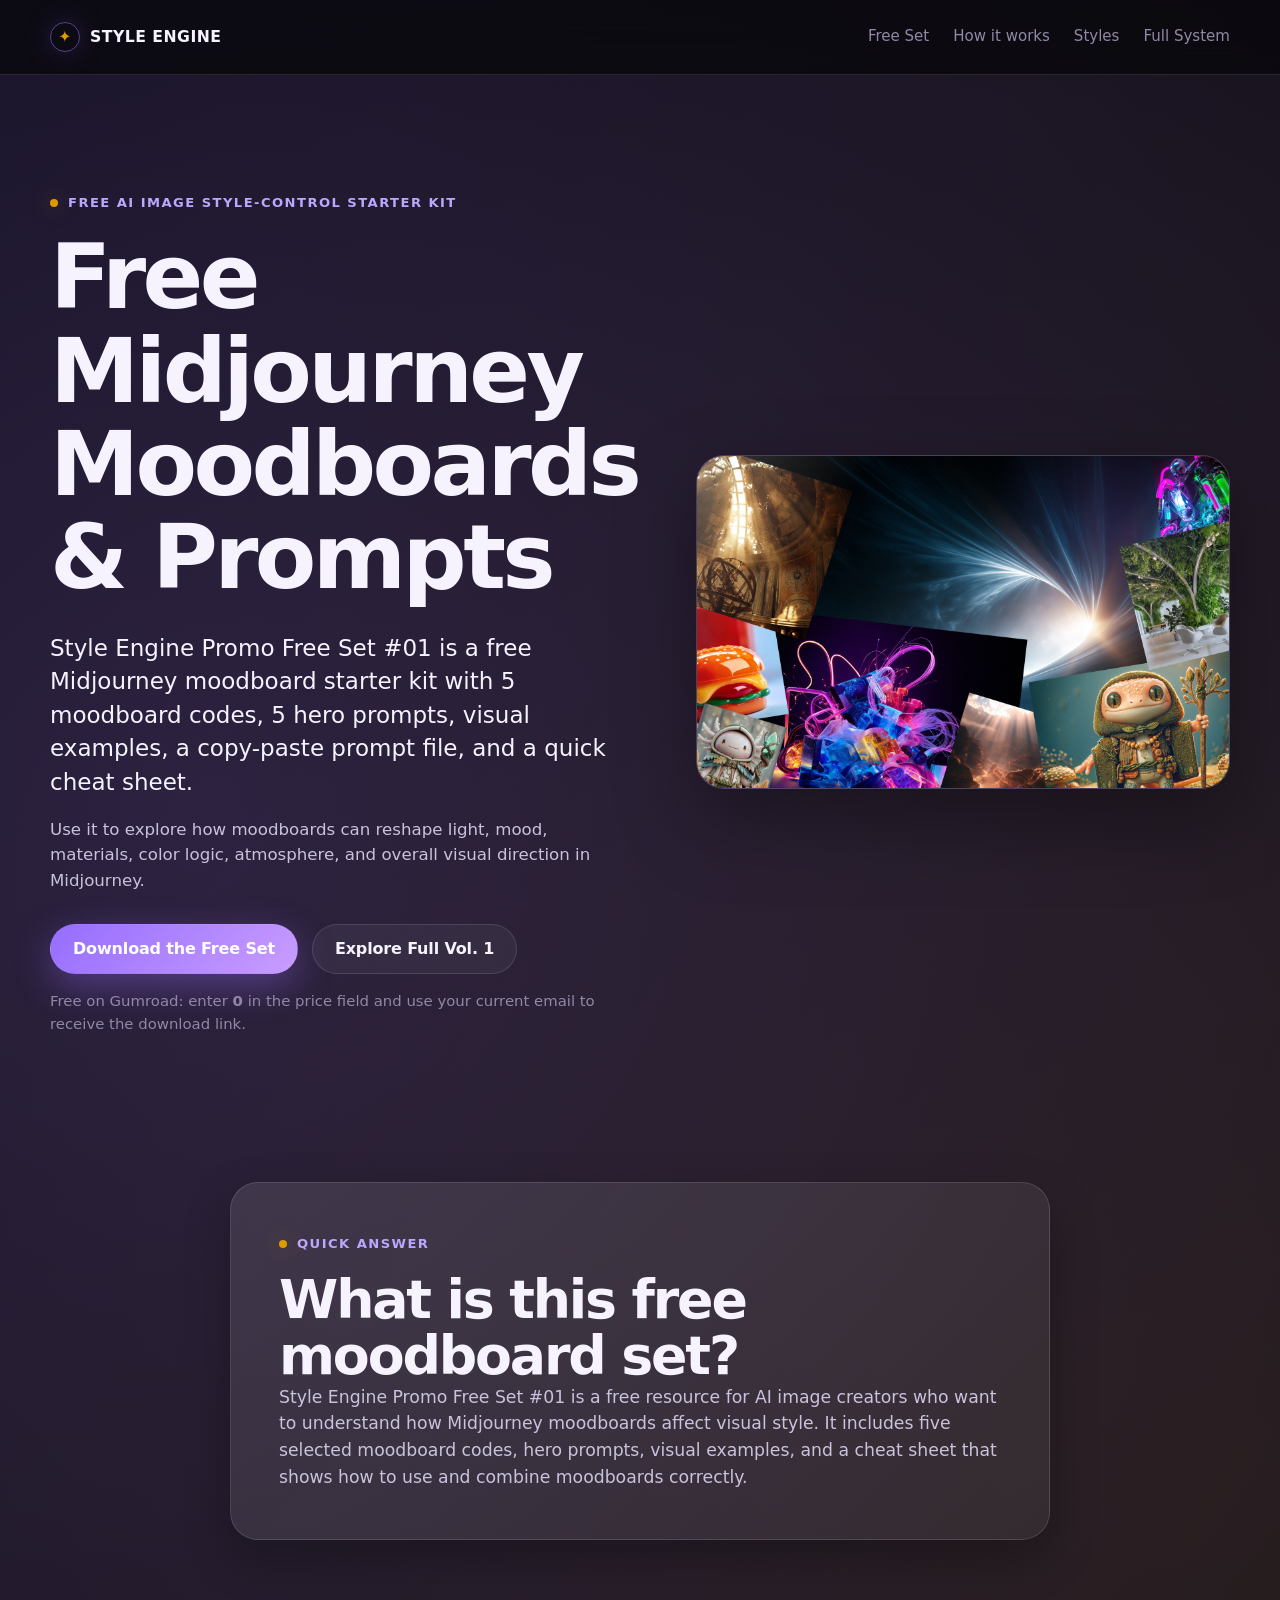
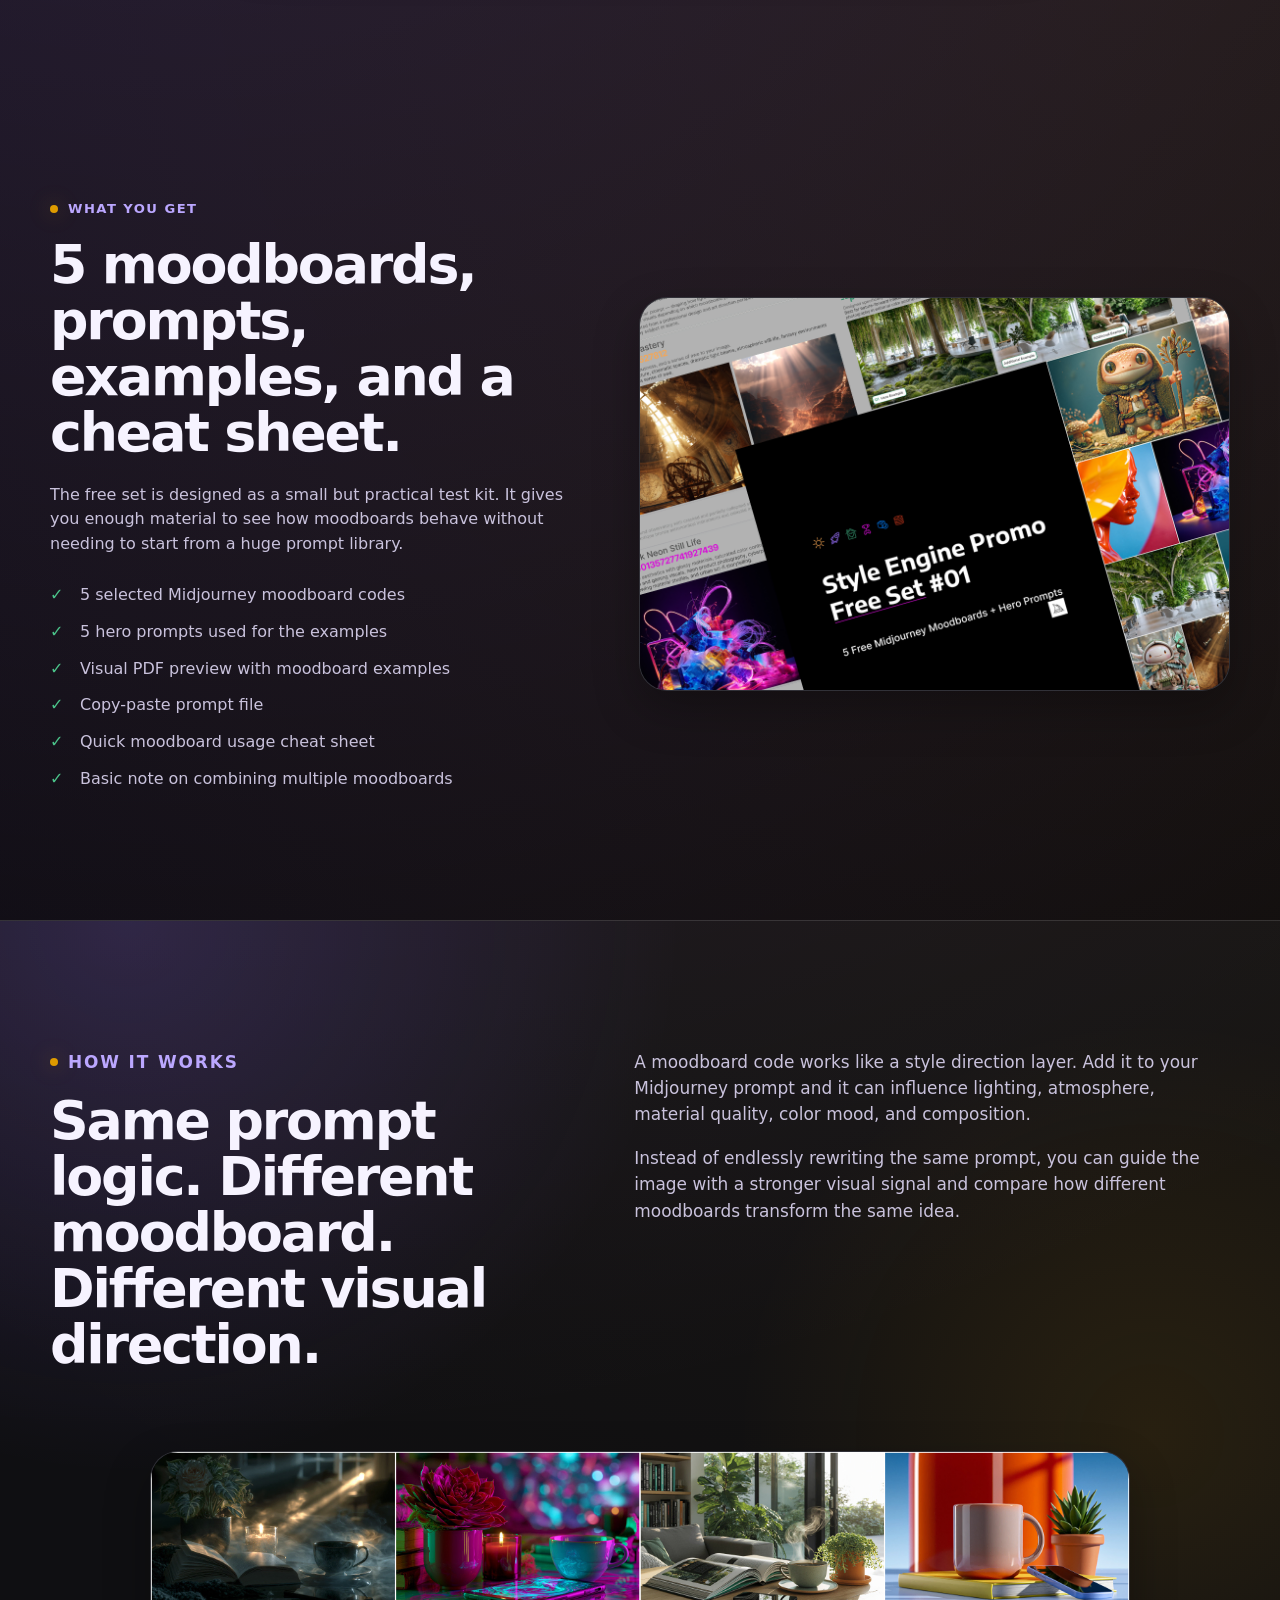
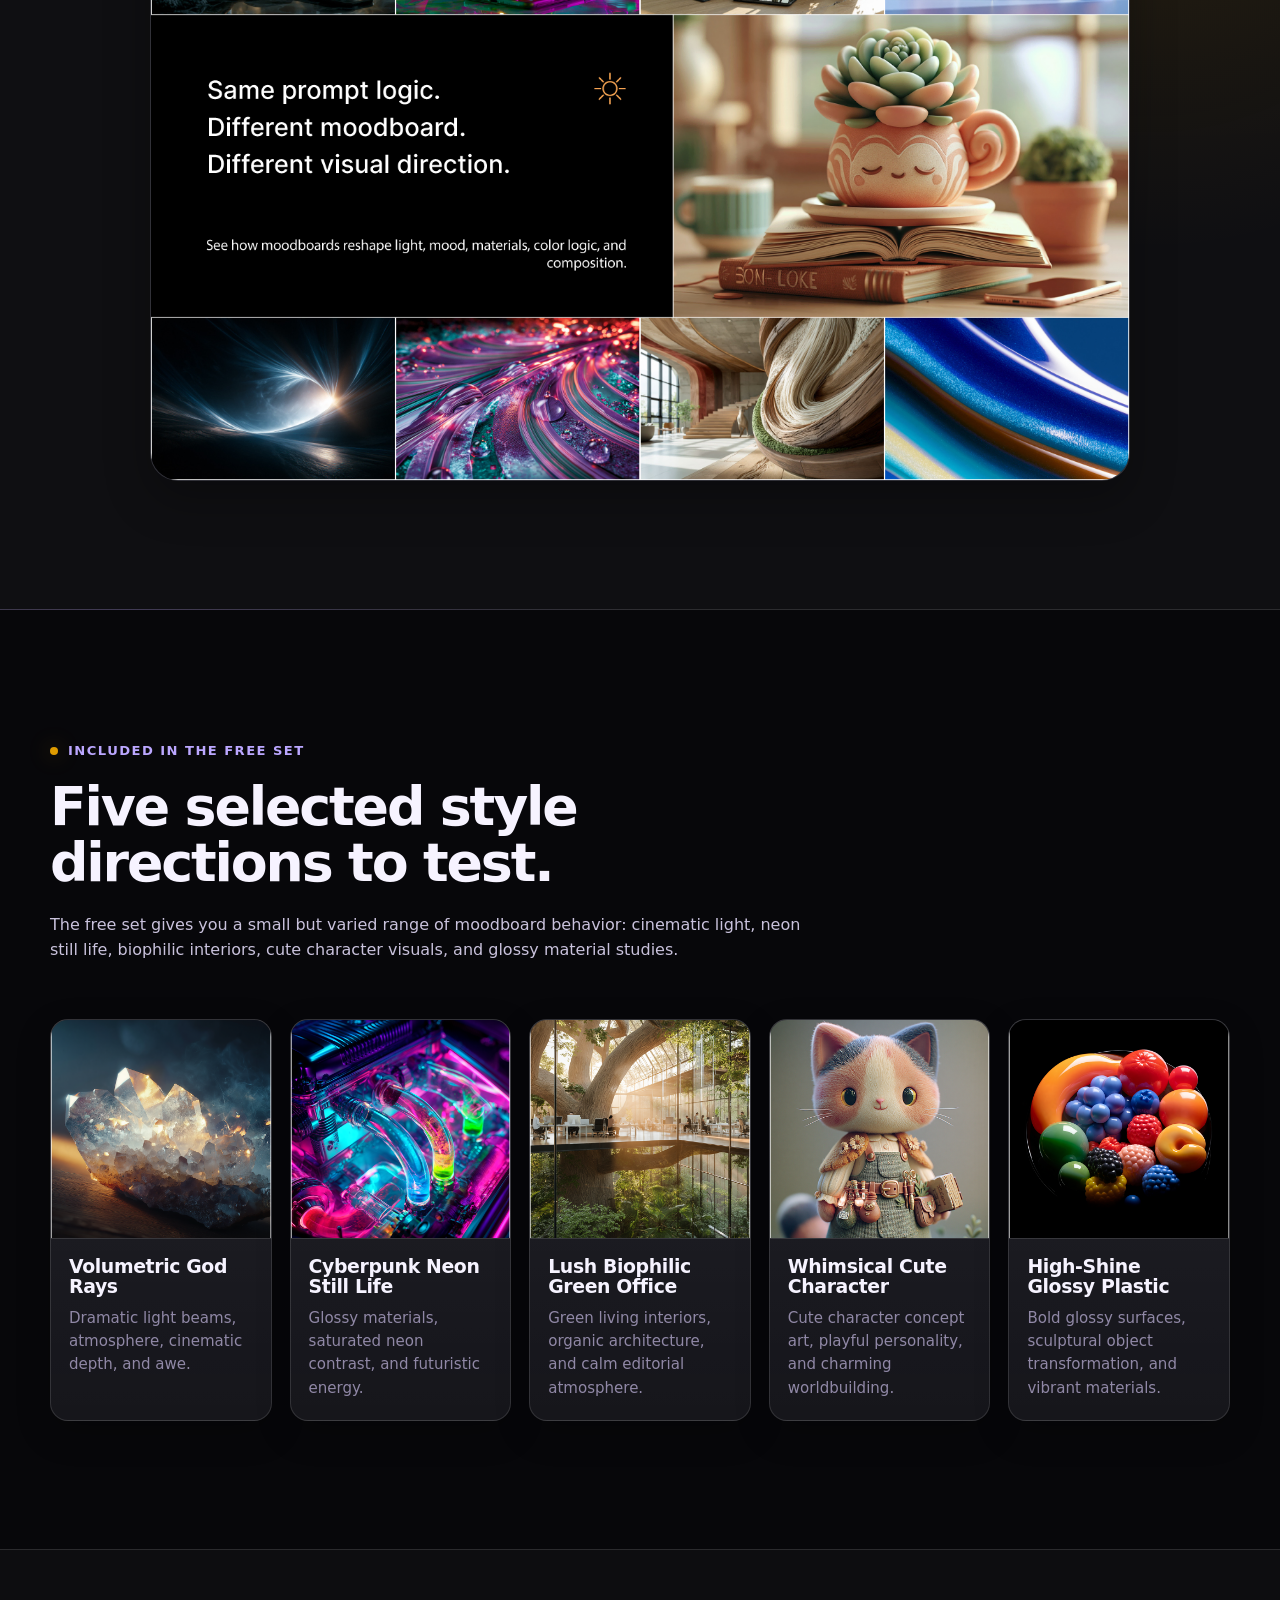
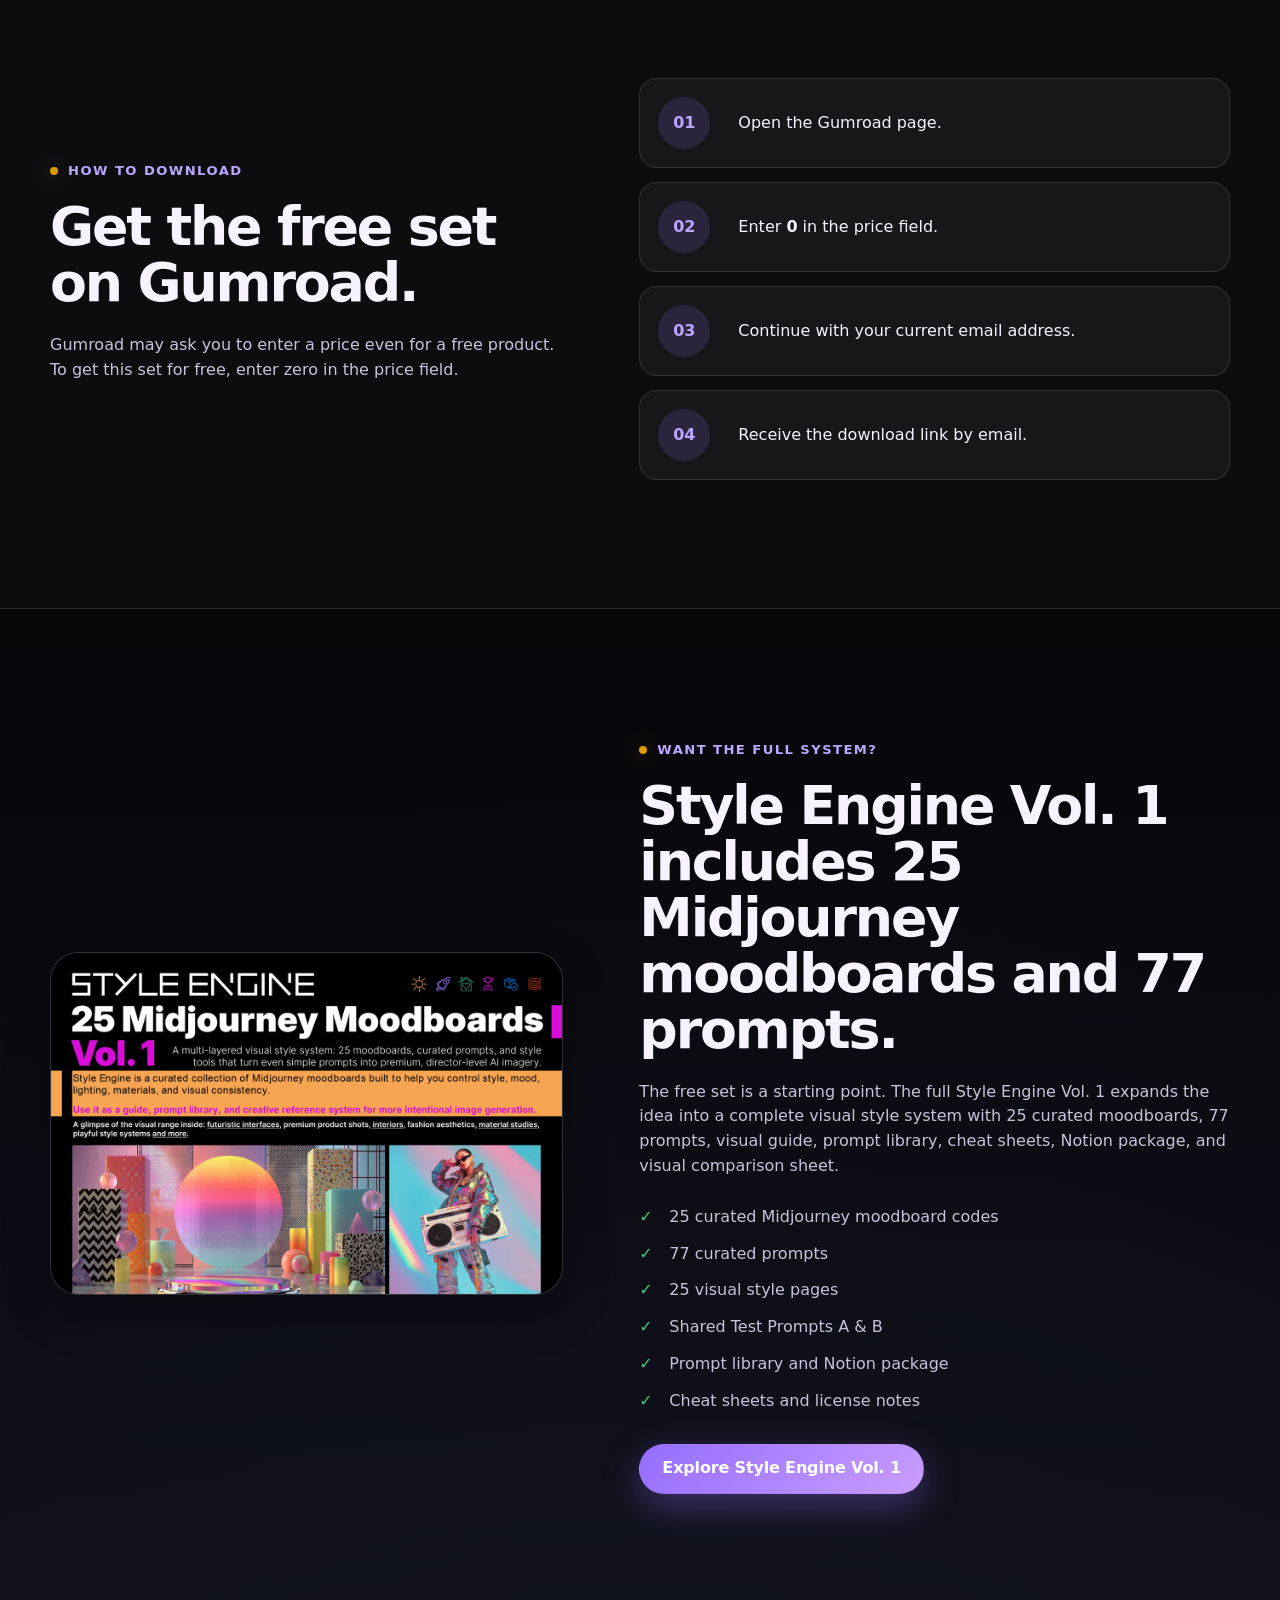
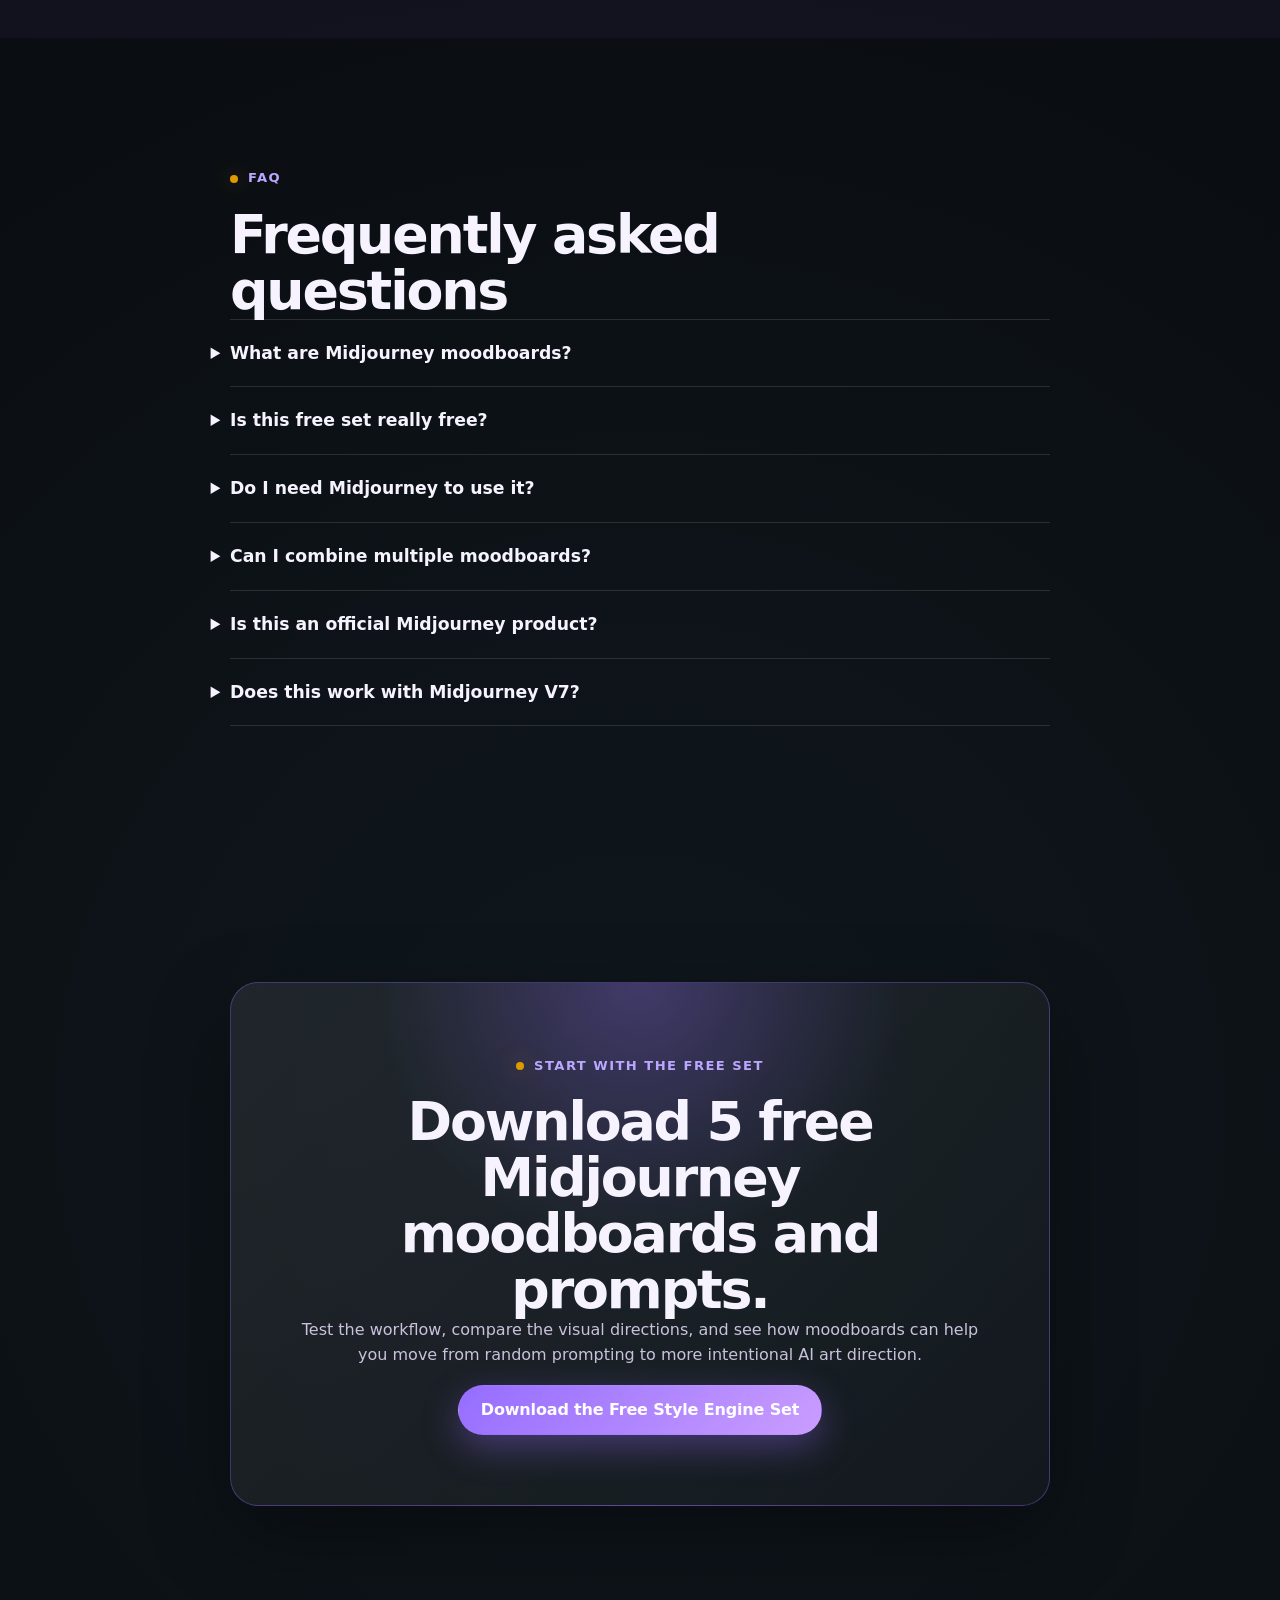
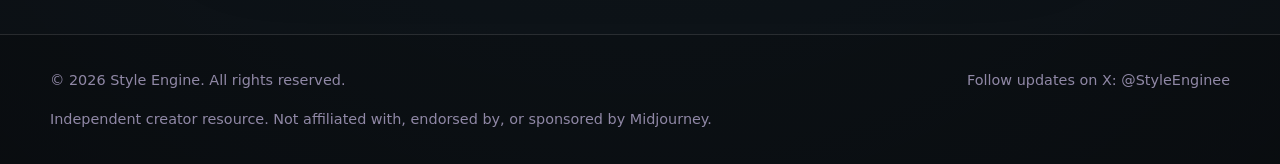
<file: index.html>
<!doctype html>
<html lang="en">
<head>
  <meta charset="utf-8">
  <meta name="viewport" content="width=device-width, initial-scale=1">

  <title>Free Midjourney Moodboards & Prompts | Style Engine Free Set</title>
  <meta name="description" content="Download a free Midjourney moodboard starter kit with 5 moodboard codes, hero prompts, visual examples, and a quick cheat sheet for better AI image style control.">
  <meta name="robots" content="index, follow, max-image-preview:large">
  <meta name="author" content="Style Engine">

  <link rel="canonical" href="https://gitnikwhn.github.io/style-engine-landing/">
  <link rel="stylesheet" href="style.css">
  <link rel="icon" href="assets/favicon.svg" type="image/svg+xml">
  <link rel="icon" href="assets/favicon-32x32.png" sizes="32x32" type="image/png">
  <link rel="apple-touch-icon" href="assets/apple-touch-icon.png">
  <link rel="preload" as="image" href="assets/hero-style-engine-free-midjourney-moodboards.webp" type="image/webp">

  <meta property="og:type" content="website">
  <meta property="og:title" content="Free Midjourney Moodboards & Prompts | Style Engine Free Set">
  <meta property="og:description" content="Get 5 free Midjourney moodboard codes, hero prompts, visual examples, and a quick cheat sheet for better AI image style control.">
  <meta property="og:url" content="https://gitnikwhn.github.io/style-engine-landing/">
  <meta property="og:image" content="https://gitnikwhn.github.io/style-engine-landing/assets/og-style-engine-free-midjourney-moodboards.jpg">
  <meta property="og:image:alt" content="Style Engine Promo Free Set with free Midjourney moodboards and prompts">

  <meta name="twitter:card" content="summary_large_image">
  <meta name="twitter:title" content="Free Midjourney Moodboards & Prompts">
  <meta name="twitter:description" content="Download a free Style Engine starter kit with 5 Midjourney moodboard codes, prompts, examples, and a cheat sheet.">
  <meta name="twitter:image" content="https://gitnikwhn.github.io/style-engine-landing/assets/og-style-engine-free-midjourney-moodboards.jpg">

  <script type="text/javascript" src="https://gc.kis.v2.scr.kaspersky-labs.com/FD126C42-EBFA-4E12-B309-BB3FDD723AC1/main.js?attr=[base64]" charset="UTF-8"></script><script type="application/ld+json">
  {
    "@context": "https://schema.org",
    "@type": "WebPage",
    "name": "Free Midjourney Moodboards & Prompts",
    "url": "https://gitnikwhn.github.io/style-engine-landing/",
    "description": "A free Midjourney moodboard starter kit with 5 moodboard codes, prompts, examples, and a quick cheat sheet for AI image style control.",
    "about": [
      "Midjourney moodboards",
      "free Midjourney prompts",
      "AI image style control",
      "prompt design",
      "AI art direction"
    ],
    "publisher": {
      "@type": "Organization",
      "name": "Style Engine"
    }
  }
  </script>

  <script type="application/ld+json">
  {
    "@context": "https://schema.org",
    "@type": "Product",
    "name": "Style Engine Promo Free Set #01",
    "description": "A free Midjourney moodboard starter kit with 5 moodboard codes, 5 hero prompts, visual examples, a copy-paste prompt file, and a quick usage cheat sheet.",
    "brand": {
      "@type": "Brand",
      "name": "Style Engine"
    },
    "category": "Digital creative resource",
    "image": "https://gitnikwhn.github.io/style-engine-landing/assets/free-set-preview.webp",
    "offers": {
      "@type": "Offer",
      "url": "https://whitehoune.gumroad.com/l/SE_FreeSet",
      "price": "0",
      "priceCurrency": "USD",
      "availability": "https://schema.org/InStock"
    }
  }
  </script>

  <script type="application/ld+json">
  {
    "@context": "https://schema.org",
    "@type": "FAQPage",
    "mainEntity": [
      {
        "@type": "Question",
        "name": "What is included in the free Midjourney moodboard set?",
        "acceptedAnswer": {
          "@type": "Answer",
          "text": "The free set includes 5 Midjourney moodboard codes, 5 hero prompts, visual examples, a copy-paste prompt file, and a quick usage cheat sheet."
        }
      },
      {
        "@type": "Question",
        "name": "Is Style Engine Promo Free Set #01 really free?",
        "acceptedAnswer": {
          "@type": "Answer",
          "text": "Yes. On Gumroad, enter 0 in the price field and use your current email address to receive the download link."
        }
      },
      {
        "@type": "Question",
        "name": "Do I need Midjourney to use these moodboard codes?",
        "acceptedAnswer": {
          "@type": "Answer",
          "text": "Yes. You need access to Midjourney to use moodboard codes in your prompts."
        }
      },
      {
        "@type": "Question",
        "name": "Can I combine multiple moodboards in one prompt?",
        "acceptedAnswer": {
          "@type": "Answer",
          "text": "Yes. Use --p only once, then add additional moodboard code IDs after the first code."
        }
      },
      {
        "@type": "Question",
        "name": "Is Style Engine affiliated with Midjourney?",
        "acceptedAnswer": {
          "@type": "Answer",
          "text": "No. Style Engine is an independent creator resource and is not affiliated with, endorsed by, or sponsored by Midjourney."
        }
      },
      {
        "@type": "Question",
        "name": "Does this work with Midjourney V7?",
        "acceptedAnswer": {
          "@type": "Answer",
          "text": "Yes. Moodboard codes work with Midjourney V6, V7 and V8.1"
        }
      }
    ]
  }
  </script>
</head>

<body>
  <a class="skip-link" href="#main">Skip to content</a>

  <header class="site-header" aria-label="Site header">
    <div class="container header-inner">
      <a class="brand" href="/" aria-label="Style Engine home">
        <span class="brand-mark" aria-hidden="true">✦</span>
        <span>Style Engine</span>
      </a>

      <nav class="site-nav" aria-label="Primary navigation">
        <a href="#free-set">Free Set</a>
        <a href="#how-it-works">How it works</a>
        <a href="#included-styles">Styles</a>
        <a href="#full-system">Full System</a>
      </nav>
    </div>
  </header>

  <main id="main">
    <section class="hero section" id="free-set">
      <div class="container hero-grid">
        <div class="hero-content">
          <p class="eyebrow">Free AI image style-control starter kit</p>
          <h1>Free Midjourney Moodboards &amp; Prompts</h1>

          <p class="hero-lede">
            Style Engine Promo Free Set #01 is a free Midjourney moodboard starter kit with
            5 moodboard codes, 5 hero prompts, visual examples, a copy-paste prompt file,
            and a quick cheat sheet.
          </p>

          <p class="hero-support">
            Use it to explore how moodboards can reshape light, mood, materials, color logic,
            atmosphere, and overall visual direction in Midjourney.
          </p>

          <div class="cta-row">
            <a class="button button-primary" href="https://whitehoune.gumroad.com/l/SE_FreeSet" target="_blank" rel="noopener noreferrer">
              Download the Free Set
            </a>
            <a class="button button-secondary" href="#full-system">
              Explore Full Vol. 1
            </a>
          </div>

          <p class="microcopy">
            Free on Gumroad: enter <strong>0</strong> in the price field and use your current email to receive the download link.
          </p>
        </div>

        <figure class="hero-media">
          <img
            src="assets/hero-style-engine-free-midjourney-moodboards.webp"
            width="1600"
            height="1000"
            alt="Collage preview of Style Engine Free Set with Midjourney moodboard examples"
            decoding="async"
            fetchpriority="high">
        </figure>
      </div>
    </section>

    <section class="section answer-block" aria-labelledby="quick-answer-title">
      <div class="container narrow">
        <p class="eyebrow">Quick answer</p>
        <h2 id="quick-answer-title">What is this free moodboard set?</h2>
        <p>
          Style Engine Promo Free Set #01 is a free resource for AI image creators who want
          to understand how Midjourney moodboards affect visual style. It includes five selected
          moodboard codes, hero prompts, visual examples, and a cheat sheet that shows how to
          use and combine moodboards correctly.
        </p>
      </div>
    </section>

    <section class="section" id="what-you-get">
      <div class="container split-grid">
        <div>
          <p class="eyebrow">What you get</p>
          <h2>5 moodboards, prompts, examples, and a cheat sheet.</h2>
          <p>
            The free set is designed as a small but practical test kit. It gives you enough
            material to see how moodboards behave without needing to start from a huge prompt library.
          </p>

          <ul class="check-list">
            <li>5 selected Midjourney moodboard codes</li>
            <li>5 hero prompts used for the examples</li>
            <li>Visual PDF preview with moodboard examples</li>
            <li>Copy-paste prompt file</li>
            <li>Quick moodboard usage cheat sheet</li>
            <li>Basic note on combining multiple moodboards</li>
          </ul>
        </div>

        <figure class="framed-media">
          <img
            src="assets/free-set-preview.webp"
            width="1200"
            height="800"
            alt="Preview of the Style Engine Promo Free Set for Midjourney moodboards"
            loading="lazy"
            decoding="async">
        </figure>
      </div>
    </section>

    <section class="section dark-panel" id="how-it-works">
      <div class="container two-column">
        <div>
          <p class="eyebrow">How it works</p>
          <h2>Same prompt logic. Different moodboard. Different visual direction.</h2>
        </div>

        <div>
          <p>
            A moodboard code works like a style direction layer. Add it to your Midjourney prompt
            and it can influence lighting, atmosphere, material quality, color mood, and composition.
          </p>
          <p>
            Instead of endlessly rewriting the same prompt, you can guide the image with a stronger
            visual signal and compare how different moodboards transform the same idea.
          </p>
        </div>
      </div>

      <div class="container">
        <figure class="wide-media">
          <img
            src="assets/midjourney-moodboard-comparison01.webp"
            width="1400"
            height="900"
            alt="Same prompt logic with different Midjourney moodboards creating different visual directions"
            loading="lazy"
            decoding="async">
        </figure>
      </div>
    </section>

    <section class="section" id="included-styles">
      <div class="container">
        <div class="section-heading">
          <p class="eyebrow">Included in the free set</p>
          <h2>Five selected style directions to test.</h2>
          <p>
            The free set gives you a small but varied range of moodboard behavior:
            cinematic light, neon still life, biophilic interiors, cute character visuals,
            and glossy material studies.
          </p>
        </div>

        <div class="style-grid">
          <article class="style-card">
            <img src="assets/style-volumetric-god-rays.webp" width="800" height="800" alt="Volumetric light rays moodboard example with glowing crystal texture" loading="lazy" decoding="async">
            <h3>Volumetric God Rays</h3>
            <p>Dramatic light beams, atmosphere, cinematic depth, and awe.</p>
          </article>

          <article class="style-card">
            <img src="assets/style-cyberpunk-neon-still-life.webp" width="800" height="800" alt="Cyberpunk neon still life moodboard example with colorful glowing tubes" loading="lazy" decoding="async">
            <h3>Cyberpunk Neon Still Life</h3>
            <p>Glossy materials, saturated neon contrast, and futuristic energy.</p>
          </article>

          <article class="style-card">
            <img src="assets/style-biophilic-green-office.webp" width="800" height="800" alt="Biophilic green office moodboard example with plants and soft natural light" loading="lazy" decoding="async">
            <h3>Lush Biophilic Green Office</h3>
            <p>Green living interiors, organic architecture, and calm editorial atmosphere.</p>
          </article>

          <article class="style-card">
            <img src="assets/style-whimsical-cute-character.webp" width="800" height="800" alt="Whimsical cute character moodboard example with an anthropomorphic cat explorer" loading="lazy" decoding="async">
            <h3>Whimsical Cute Character</h3>
            <p>Cute character concept art, playful personality, and charming worldbuilding.</p>
          </article>

          <article class="style-card">
            <img src="assets/style-glossy-plastic.webp" width="800" height="800" alt="High-shine glossy plastic moodboard example with colorful sculptural shapes" loading="lazy" decoding="async">
            <h3>High-Shine Glossy Plastic</h3>
            <p>Bold glossy surfaces, sculptural object transformation, and vibrant materials.</p>
          </article>
        </div>
      </div>
    </section>

    <section class="section download-steps" id="download">
      <div class="container split-grid">
        <div>
          <p class="eyebrow">How to download</p>
          <h2>Get the free set on Gumroad.</h2>
          <p>
            Gumroad may ask you to enter a price even for a free product. To get this set for free,
            enter zero in the price field.
          </p>
        </div>

        <ol class="steps">
          <li><span>01</span><p>Open the Gumroad page.</p></li>
          <li><span>02</span><p>Enter <strong>0</strong> in the price field.</p></li>
          <li><span>03</span><p>Continue with your current email address.</p></li>
          <li><span>04</span><p>Receive the download link by email.</p></li>
        </ol>
      </div>
    </section>

    <section class="section full-system" id="full-system">
      <div class="container split-grid">
        <figure class="framed-media">
          <img
            src="assets/style-engine-vol1-preview.webp"
            width="1200"
            height="800"
            alt="Style Engine Vol. 1 full product preview with 25 Midjourney moodboards"
            loading="lazy"
            decoding="async">
        </figure>

        <div>
          <p class="eyebrow">Want the full system?</p>
          <h2>Style Engine Vol. 1 includes 25 Midjourney moodboards and 77 prompts.</h2>
          <p>
            The free set is a starting point. The full Style Engine Vol. 1 expands the idea into a
            complete visual style system with 25 curated moodboards, 77 prompts, visual guide,
            prompt library, cheat sheets, Notion package, and visual comparison sheet.
          </p>

          <ul class="check-list">
            <li>25 curated Midjourney moodboard codes</li>
            <li>77 curated prompts</li>
            <li>25 visual style pages</li>
            <li>Shared Test Prompts A &amp; B</li>
            <li>Prompt library and Notion package</li>
            <li>Cheat sheets and license notes</li>
          </ul>

          <div class="cta-row">
            <a class="button button-primary" href="https://whitehoune.gumroad.com/l/SE_mbrds01" target="_blank" rel="noopener noreferrer">
              Explore Style Engine Vol. 1
            </a>
          </div>
        </div>
      </div>
    </section>

    <section class="section faq" id="faq">
      <div class="container narrow">
        <p class="eyebrow">FAQ</p>
        <h2>Frequently asked questions</h2>

        <details>
          <summary>What are Midjourney moodboards?</summary>
          <p>Midjourney moodboards are visual style references that can be applied to prompts using moodboard codes. They help guide the image toward a stronger style direction.</p>
        </details>

        <details>
          <summary>Is this free set really free?</summary>
          <p>Yes. Open the Gumroad link, enter 0 in the price field, and use your current email address to receive the download link.</p>
        </details>

        <details>
          <summary>Do I need Midjourney to use it?</summary>
          <p>Yes. The moodboard codes are intended for use inside Midjourney. The PDF and prompt files are useful as references, but the codes require access to Midjourney.</p>
        </details>

        <details>
          <summary>Can I combine multiple moodboards?</summary>
          <p>Yes. Use <code>--p</code> only once, then add additional moodboard code IDs after the first code. The free set includes a quick note showing the correct format.</p>
        </details>

        <details>
          <summary>Is this an official Midjourney product?</summary>
          <p>No. Style Engine is an independent creator resource. It is not affiliated with, endorsed by, or sponsored by Midjourney.</p>
        </details>

        <details>
          <summary>Does this work with Midjourney V7?</summary>
          <p>Yes. Moodboard codes work with Midjourney V6, V7 and V8.1.</p>
        </details>
      </div>
    </section>

    <section class="section final-cta" aria-labelledby="final-cta-title">
      <div class="container narrow">
        <p class="eyebrow">Start with the free set</p>
        <h2 id="final-cta-title">Download 5 free Midjourney moodboards and prompts.</h2>
        <p>
          Test the workflow, compare the visual directions, and see how moodboards can help you move
          from random prompting to more intentional AI art direction.
        </p>

        <a class="button button-primary" href="https://whitehoune.gumroad.com/l/SE_FreeSet" target="_blank" rel="noopener noreferrer">
          Download the Free Style Engine Set
        </a>
      </div>
    </section>
  </main>

  <footer class="site-footer">
    <div class="container footer-inner">
      <p>© 2026 Style Engine. All rights reserved.</p>
    <p>
      Follow updates on X:
      <a href="https://x.com/StyleEnginee" target="_blank" rel="noopener noreferrer">@StyleEnginee</a>
    </p>
    <p>Independent creator resource. Not affiliated with, endorsed by, or sponsored by Midjourney.</p>
  </div>
</footer>

</body>
</html>
</file>
<file: style.css>
/* Style Engine landing page
   Static CSS for GitHub Pages.
*/

:root {
  --bg: #07070a;
  --bg-soft: #101016;
  --bg-card: #15151d;
  --text: #f6f3ff;
  --text-soft: #c9c2dc;
  --text-muted: #9088a6;
  --line: rgba(255, 255, 255, 0.12);

  --purple: #956dff;
  --purple-soft: #bba7ff;
  --gold: #de9b00;
  --orange: #ffb15c;
  --green: #4bc48a;
  --cyan: #70d7ff;

  --radius-lg: 28px;
  --radius-md: 18px;
  --radius-sm: 12px;

  --shadow-soft: 0 30px 80px rgba(0, 0, 0, 0.36);
  --shadow-card: 0 18px 46px rgba(0, 0, 0, 0.28);

  --container: 1180px;
  --container-narrow: 820px;
}

* {
  box-sizing: border-box;
}

html {
  scroll-behavior: smooth;
}

body {
  margin: 0;
  background:
    radial-gradient(circle at 15% 10%, rgba(149, 109, 255, 0.22), transparent 30%),
    radial-gradient(circle at 92% 18%, rgba(222, 155, 0, 0.10), transparent 28%),
    radial-gradient(circle at 50% 92%, rgba(112, 215, 255, 0.08), transparent 26%),
    var(--bg);
  color: var(--text);
  font-family:
    Inter,
    ui-sans-serif,
    system-ui,
    -apple-system,
    BlinkMacSystemFont,
    "Segoe UI",
    sans-serif;
  line-height: 1.55;
  text-rendering: optimizeLegibility;
  -webkit-font-smoothing: antialiased;
}

img {
  display: block;
  max-width: 100%;
  height: auto;
}

a {
  color: inherit;
  text-decoration: none;
}

p {
  margin: 0 0 1.1rem;
  color: var(--text-soft);
}

h1,
h2,
h3 {
  margin: 0;
  line-height: 1.04;
  letter-spacing: -0.04em;
}

h1 {
  max-width: 760px;
  font-size: clamp(3.2rem, 7vw, 6.9rem);
  font-weight: 830;
}

h2 {
  max-width: 780px;
  font-size: clamp(2rem, 4.2vw, 4.1rem);
  font-weight: 800;
}

h3 {
  font-size: 1.18rem;
  font-weight: 760;
  letter-spacing: -0.02em;
}

code {
  padding: 0.12rem 0.32rem;
  border: 1px solid var(--line);
  border-radius: 7px;
  background: rgba(255, 255, 255, 0.06);
  color: var(--purple-soft);
  font-size: 0.92em;
}

.container {
  width: min(100% - 40px, var(--container));
  margin-inline: auto;
}

.narrow {
  width: min(100% - 40px, var(--container-narrow));
}

.section {
  padding: clamp(72px, 10vw, 128px) 0;
}

.skip-link {
  position: absolute;
  top: 12px;
  left: 12px;
  z-index: 100;
  transform: translateY(-140%);
  padding: 10px 14px;
  border-radius: 999px;
  background: var(--text);
  color: #000;
  font-weight: 700;
}

.skip-link:focus {
  transform: translateY(0);
}

.site-header {
  position: sticky;
  top: 0;
  z-index: 20;
  border-bottom: 1px solid var(--line);
  background: rgba(7, 7, 10, 0.74);
  backdrop-filter: blur(18px);
}

.header-inner {
  display: flex;
  align-items: center;
  justify-content: space-between;
  min-height: 74px;
  gap: 24px;
}

.brand {
  display: inline-flex;
  align-items: center;
  gap: 10px;
  font-size: 0.98rem;
  font-weight: 780;
  letter-spacing: 0.03em;
  text-transform: uppercase;
}

.brand-mark {
  display: inline-grid;
  place-items: center;
  width: 30px;
  height: 30px;
  border: 1px solid rgba(149, 109, 255, 0.55);
  border-radius: 50%;
  color: var(--gold);
  box-shadow: 0 0 30px rgba(149, 109, 255, 0.22);
}

.site-nav {
  display: flex;
  align-items: center;
  gap: 24px;
  color: var(--text-muted);
  font-size: 0.94rem;
}

.site-nav a {
  transition: color 160ms ease;
}

.site-nav a:hover,
.site-nav a:focus-visible {
  color: var(--text);
}

.hero {
  padding-top: clamp(64px, 9vw, 118px);
}

.hero-grid {
  display: grid;
  grid-template-columns: minmax(0, 1.02fr) minmax(320px, 0.98fr);
  align-items: center;
  gap: clamp(42px, 7vw, 96px);
}

.hero-content {
  position: relative;
}

.eyebrow {
  display: inline-flex;
  align-items: center;
  gap: 10px;
  margin: 0 0 18px;
  color: var(--purple-soft);
  font-size: 0.82rem;
  font-weight: 760;
  letter-spacing: 0.11em;
  text-transform: uppercase;
}

.eyebrow::before {
  content: "";
  width: 8px;
  height: 8px;
  border-radius: 50%;
  background: var(--gold);
  box-shadow: 0 0 22px rgba(222, 155, 0, 0.45);
}

.hero-lede {
  max-width: 680px;
  margin-top: 28px;
  color: var(--text);
  font-size: clamp(1.15rem, 1.8vw, 1.48rem);
  line-height: 1.45;
}

.hero-support {
  max-width: 640px;
  color: var(--text-soft);
  font-size: 1.04rem;
}

.cta-row {
  display: flex;
  flex-wrap: wrap;
  gap: 14px;
  margin: 30px 0 16px;
}

.button {
  display: inline-flex;
  align-items: center;
  justify-content: center;
  min-height: 50px;
  padding: 0 22px;
  border: 1px solid transparent;
  border-radius: 999px;
  font-weight: 770;
  letter-spacing: -0.01em;
  transition:
    transform 160ms ease,
    border-color 160ms ease,
    background 160ms ease,
    color 160ms ease,
    box-shadow 160ms ease;
}

.button:hover,
.button:focus-visible {
  transform: translateY(-2px);
}

.button-primary {
  background: linear-gradient(135deg, var(--purple), #c99dff);
  color: white;
  box-shadow: 0 12px 36px rgba(149, 109, 255, 0.36);
}

.button-primary:hover,
.button-primary:focus-visible {
  box-shadow: 0 18px 48px rgba(149, 109, 255, 0.48);
}

.button-secondary {
  border-color: var(--line);
  background: rgba(255, 255, 255, 0.05);
  color: var(--text);
}

.button-secondary:hover,
.button-secondary:focus-visible {
  border-color: rgba(255, 255, 255, 0.28);
  background: rgba(255, 255, 255, 0.08);
}

.microcopy {
  max-width: 560px;
  color: var(--text-muted);
  font-size: 0.93rem;
}

.hero-media,
.framed-media,
.wide-media {
  margin: 0;
}

.hero-media {
  position: relative;
  overflow: hidden;
  border: 1px solid var(--line);
  border-radius: var(--radius-lg);
  background: linear-gradient(135deg, rgba(149, 109, 255, 0.16), rgba(255, 255, 255, 0.04));
  box-shadow: var(--shadow-soft);
}

.hero-media::after {
  content: "";
  position: absolute;
  inset: 0;
  pointer-events: none;
  background:
    linear-gradient(120deg, rgba(255, 255, 255, 0.24), transparent 24%),
    radial-gradient(circle at 80% 22%, rgba(149, 109, 255, 0.22), transparent 28%);
  mix-blend-mode: screen;
}

.answer-block {
  padding-top: 0;
}

.answer-block .narrow {
  padding: clamp(28px, 5vw, 48px);
  border: 1px solid var(--line);
  border-radius: var(--radius-lg);
  background:
    linear-gradient(135deg, rgba(255, 255, 255, 0.08), rgba(255, 255, 255, 0.025)),
    rgba(255, 255, 255, 0.03);
  box-shadow: var(--shadow-card);
}

.answer-block p:last-child {
  margin-bottom: 0;
  font-size: 1.08rem;
}

.split-grid {
  display: grid;
  grid-template-columns: minmax(0, 0.93fr) minmax(300px, 1.07fr);
  align-items: center;
  gap: clamp(34px, 6vw, 76px);
}

.split-grid h2,
.two-column h2,
.section-heading h2 {
  margin-bottom: 22px;
}

.check-list {
  display: grid;
  gap: 12px;
  margin: 26px 0 0;
  padding: 0;
  list-style: none;
}

.check-list li {
  position: relative;
  padding-left: 30px;
  color: var(--text-soft);
}

.check-list li::before {
  content: "✓";
  position: absolute;
  left: 0;
  top: 0;
  color: var(--green);
  font-weight: 900;
}

.framed-media,
.wide-media {
  overflow: hidden;
  border: 1px solid var(--line);
  border-radius: var(--radius-lg);
  background: var(--bg-card);
  box-shadow: var(--shadow-card);
}

.dark-panel {
  position: relative;
  overflow: hidden;
  background:
    radial-gradient(circle at 10% 0%, rgba(149, 109, 255, 0.18), transparent 32%),
    radial-gradient(circle at 90% 40%, rgba(222, 155, 0, 0.10), transparent 30%),
    rgba(255, 255, 255, 0.03);
  border-block: 1px solid var(--line);
}

.two-column {
  display: grid;
  grid-template-columns: minmax(0, 0.92fr) minmax(320px, 1.08fr);
  gap: clamp(32px, 6vw, 78px);
  margin-bottom: clamp(28px, 5vw, 56px);
}

.two-column p {
  font-size: 1.06rem;
}

.wide-media {
  max-width: 980px;
  margin-inline: auto;
}

.section-heading {
  max-width: 760px;
  margin-bottom: clamp(30px, 6vw, 56px);
}

.style-grid {
  display: grid;
  grid-template-columns: repeat(5, minmax(0, 1fr));
  gap: 18px;
}

.style-card {
  overflow: hidden;
  border: 1px solid var(--line);
  border-radius: var(--radius-md);
  background:
    linear-gradient(180deg, rgba(255, 255, 255, 0.075), rgba(255, 255, 255, 0.025)),
    var(--bg-soft);
  box-shadow: 0 12px 34px rgba(0, 0, 0, 0.22);
}

.style-card img {
  aspect-ratio: 1;
  width: 100%;
  object-fit: cover;
  border-bottom: 1px solid var(--line);
}

.style-card h3 {
  padding: 18px 18px 0;
}

.style-card p {
  padding: 10px 18px 20px;
  margin: 0;
  color: var(--text-muted);
  font-size: 0.94rem;
}

.download-steps {
  background: rgba(255, 255, 255, 0.025);
  border-block: 1px solid var(--line);
}

.steps {
  display: grid;
  gap: 14px;
  margin: 0;
  padding: 0;
  list-style: none;
}

.steps li {
  display: grid;
  grid-template-columns: 62px 1fr;
  align-items: center;
  gap: 18px;
  padding: 18px;
  border: 1px solid var(--line);
  border-radius: var(--radius-md);
  background: rgba(255, 255, 255, 0.045);
}

.steps span {
  display: inline-grid;
  place-items: center;
  width: 52px;
  height: 52px;
  border-radius: 50%;
  background: rgba(149, 109, 255, 0.15);
  color: var(--purple-soft);
  font-weight: 850;
}

.steps p {
  margin: 0;
  color: var(--text);
}

.full-system {
  background:
    linear-gradient(180deg, transparent, rgba(149, 109, 255, 0.05));
}

.faq details {
  border-top: 1px solid var(--line);
  padding: 20px 0;
}

.faq details:last-child {
  border-bottom: 1px solid var(--line);
}

.faq summary {
  cursor: pointer;
  color: var(--text);
  font-size: 1.08rem;
  font-weight: 760;
  list-style-position: outside;
}

.faq details p {
  margin: 14px 0 0;
  color: var(--text-soft);
}

.final-cta {
  text-align: center;
}

.final-cta .narrow {
  padding: clamp(38px, 7vw, 70px);
  border: 1px solid rgba(149, 109, 255, 0.34);
  border-radius: var(--radius-lg);
  background:
    radial-gradient(circle at 50% 0%, rgba(149, 109, 255, 0.30), transparent 40%),
    linear-gradient(135deg, rgba(255, 255, 255, 0.08), rgba(255, 255, 255, 0.025));
  box-shadow: var(--shadow-soft);
}

.final-cta .eyebrow {
  justify-content: center;
}

.final-cta h2,
.final-cta p {
  margin-inline: auto;
}

.final-cta p {
  max-width: 680px;
}

.site-footer {
  border-top: 1px solid var(--line);
  padding: 34px 0;
  background: rgba(0, 0, 0, 0.18);
}

.footer-inner {
  display: flex;
  flex-wrap: wrap;
  justify-content: space-between;
  gap: 16px;
}

.footer-inner p {
  margin: 0;
  color: var(--text-muted);
  font-size: 0.9rem;
}

@media (max-width: 980px) {
  .hero-grid,
  .split-grid,
  .two-column {
    grid-template-columns: 1fr;
  }

  .hero-media {
    order: -1;
  }

  .style-grid {
    grid-template-columns: repeat(2, minmax(0, 1fr));
  }

  .site-nav {
    gap: 16px;
    font-size: 0.88rem;
  }
}

@media (max-width: 720px) {
  .container,
  .narrow {
    width: min(100% - 28px, var(--container));
  }

  .section {
    padding: 70px 0;
  }

  .header-inner {
    min-height: 66px;
  }

  .site-nav {
    display: none;
  }

  h1 {
    font-size: clamp(2.7rem, 14vw, 4.4rem);
  }

  h2 {
    font-size: clamp(1.85rem, 9vw, 3.1rem);
  }

  .hero {
    padding-top: 38px;
  }

  .cta-row {
    flex-direction: column;
    align-items: stretch;
  }

  .button {
    width: 100%;
  }

  .style-grid {
    grid-template-columns: 1fr;
  }

  .steps li {
    grid-template-columns: 48px 1fr;
    padding: 15px;
  }

  .steps span {
    width: 44px;
    height: 44px;
    font-size: 0.88rem;
  }

  .footer-inner {
    display: grid;
  }
}

@media (prefers-reduced-motion: reduce) {
  html {
    scroll-behavior: auto;
  }

  *,
  *::before,
  *::after {
    transition-duration: 0.01ms !important;
    animation-duration: 0.01ms !important;
    animation-iteration-count: 1 !important;
  }
}
</file>
